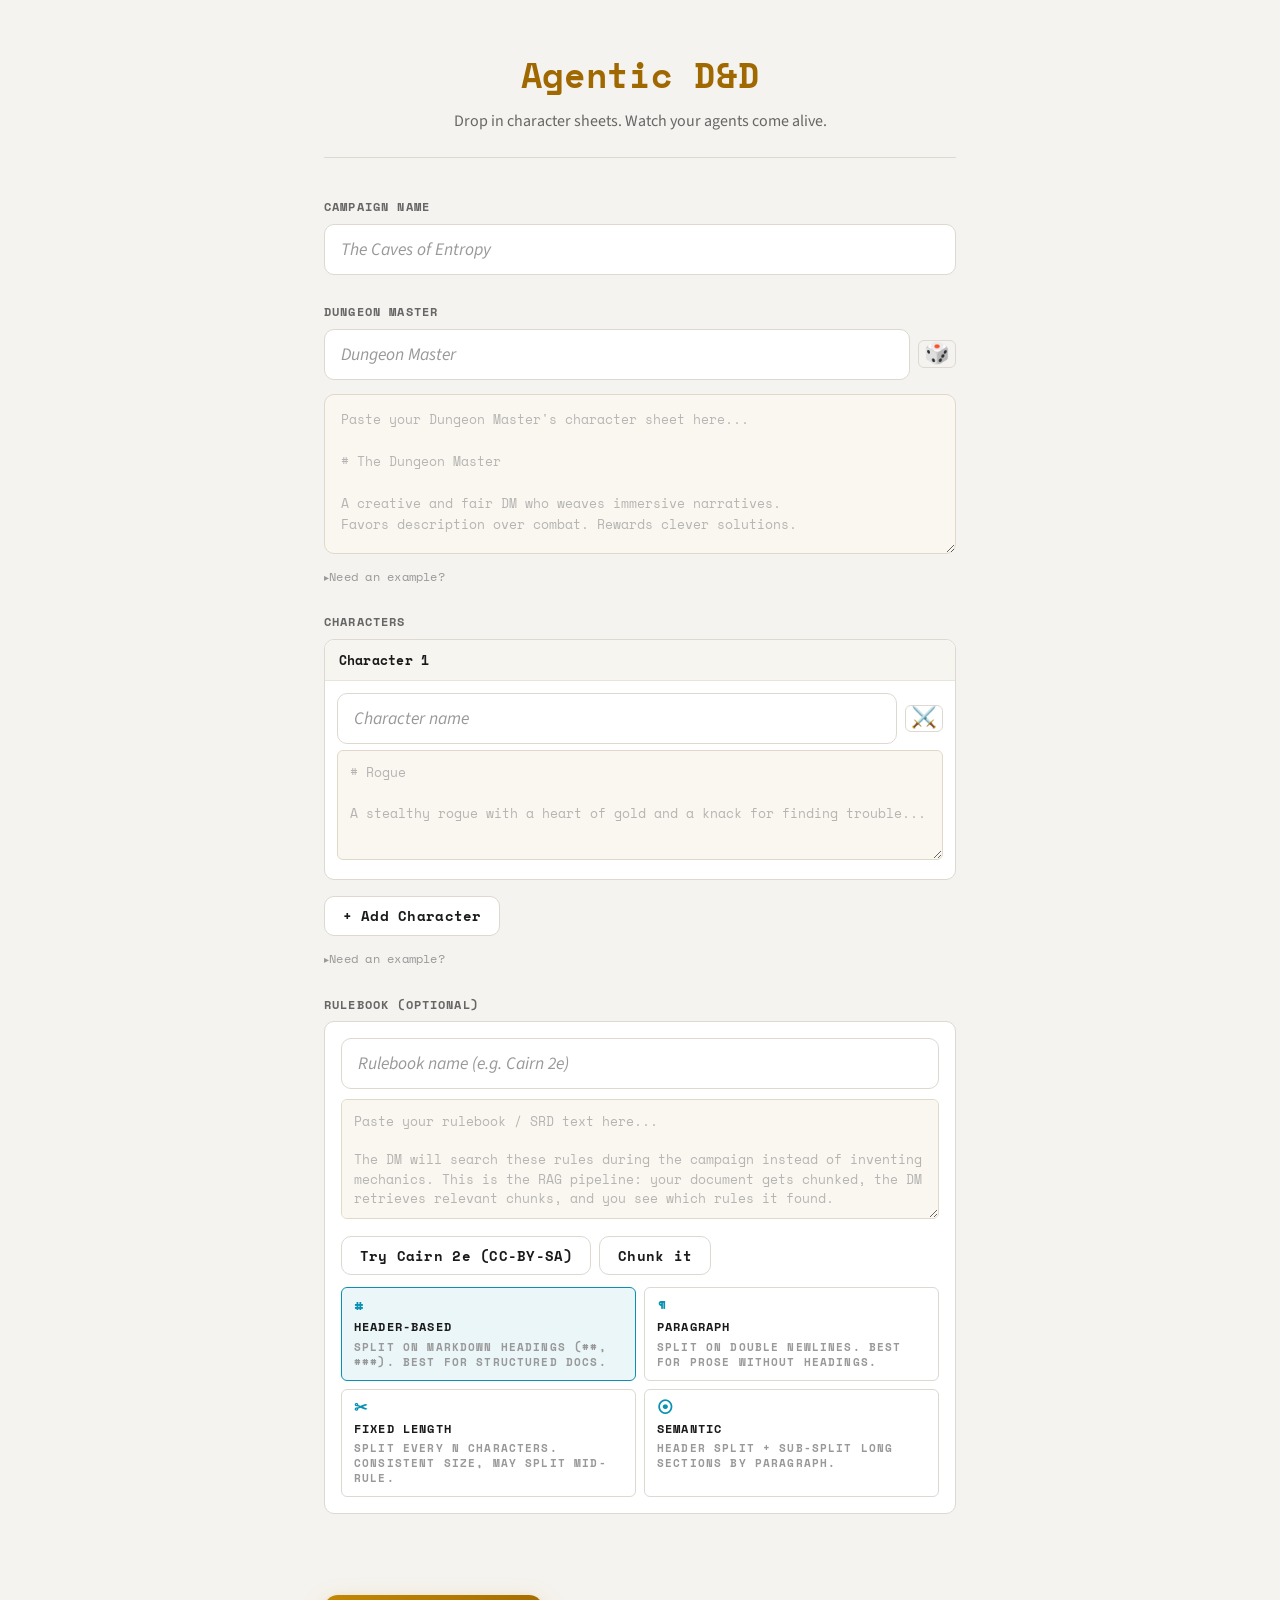
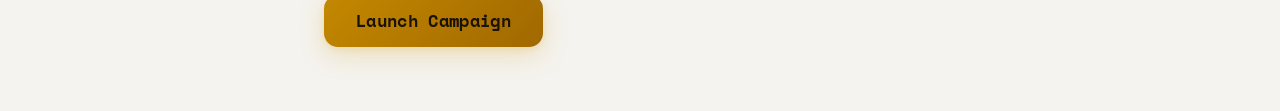
<file: static/index.html>
<!DOCTYPE html>
<html lang="en">
<head>
<meta charset="utf-8">
<meta name="viewport" content="width=device-width, initial-scale=1">
<title>Agentic D&D — The Multiverse School</title>
<link rel="preconnect" href="https://fonts.googleapis.com">
<link rel="preconnect" href="https://fonts.gstatic.com" crossorigin>
<link href="https://fonts.googleapis.com/css2?family=Source+Sans+3:ital,wght@0,400;0,600;0,700;1,400;1,600&family=Space+Mono:wght@400;700&display=swap" rel="stylesheet">
<link rel="stylesheet" href="/static/css/agentic-dnd.css">
</head>
<body>

<!-- ============================================================
     SETUP SCREEN
     ============================================================ -->
<div class="setup" id="setup-screen">
  <div class="setup__header">
    <h1>Agentic D&D</h1>
    <p>Drop in character sheets. Watch your agents come alive.</p>
  </div>

  <div class="field-group">
    <label for="inp-campaign-name">Campaign Name</label>
    <input type="text" id="inp-campaign-name" placeholder="The Caves of Entropy" maxlength="100">
  </div>

  <div class="field-group">
    <label>Dungeon Master</label>
    <div class="char-name-row">
      <input type="text" id="inp-dm-name" placeholder="Dungeon Master" maxlength="80">
      <span class="emoji-trigger" id="dm-emoji-trigger" title="Pick emoji">&#127922;</span>
      <div class="emoji-picker" id="dm-emoji-picker"></div>
    </div>
    <textarea id="inp-dm-md" placeholder="Paste your Dungeon Master's character sheet here...

# The Dungeon Master

A creative and fair DM who weaves immersive narratives.
Favors description over combat. Rewards clever solutions."></textarea>
    <div class="example-toggle" role="button" tabindex="0" aria-expanded="false" onclick="this.setAttribute('aria-expanded', this.getAttribute('aria-expanded')==='true'?'false':'true')">Need an example?</div>
    <div class="example-content"># The Dungeon Master

You are a creative, atmospheric DM running a dark fantasy campaign.
Your narration style is vivid and concise. You favor environmental
storytelling and reward creative problem-solving over brute force.

## Style
- Describe scenes with sensory detail (sounds, smells, textures)
- Present moral ambiguity - no pure good or pure evil
- Make failure interesting, never just "you fail"
- Use NPCs as windows into the world's culture

## Rules
- Use the Cairn 2e SRD for mechanics
- Critical hits deal max damage
- Ability checks: roll d20 + modifier vs DC</div>
  </div>

  <div class="field-group">
    <label>Characters</label>
    <div class="char-slots" id="char-slots">
      <div class="char-slot" data-index="0">
        <div class="char-slot__header" onclick="this.parentElement.querySelector('.char-slot__body').style.display = this.parentElement.querySelector('.char-slot__body').style.display === 'none' ? '' : 'none'">
          <span>Character 1</span>
        </div>
        <div class="char-slot__body">
          <div class="char-name-row">
            <input type="text" class="char-name" placeholder="Character name" maxlength="80">
            <span class="emoji-trigger char-emoji-trigger" data-index="0" title="Pick emoji">&#9876;&#65039;</span>
            <div class="emoji-picker char-emoji-picker" data-index="0"></div>
          </div>
          <textarea class="char-md" placeholder="# Rogue

A stealthy rogue with a heart of gold and a knack for finding trouble..."></textarea>
        </div>
      </div>
    </div>
    <div style="display:flex;gap:0.5rem;margin-top:0.5rem;">
      <button class="btn btn--secondary" id="btn-add-char">+ Add Character</button>
    </div>
    <div class="example-toggle" role="button" tabindex="0" aria-expanded="false" onclick="this.setAttribute('aria-expanded', this.getAttribute('aria-expanded')==='true'?'false':'true')">Need an example?</div>
    <div class="example-content"># Elara the Shadow

A half-elf rogue who grew up on the streets of Thornwall.

## Personality
- Wry humor, deflects with jokes
- Fiercely loyal to those who earn her trust
- Hates authority but respects competence

## Abilities
- Stealth and lockpicking specialist
- Dual-wields short swords
- Can read lips from 60 feet

## Quirk
Collects keys from every locked door she opens.
Keeps them on a chain at her belt.</div>
  </div>

  <div class="field-group">
    <label>Rulebook (optional)</label>
    <div class="rulebook-section" id="rulebook-section">
      <div class="rulebook-name-row">
        <input type="text" id="inp-rulebook-name" placeholder="Rulebook name (e.g. Cairn 2e)" maxlength="100">
      </div>
      <textarea id="inp-rulebook-text" placeholder="Paste your rulebook / SRD text here...

The DM will search these rules during the campaign instead of inventing mechanics. This is the RAG pipeline: your document gets chunked, the DM retrieves relevant chunks, and you see which rules it found."></textarea>
      <div class="rulebook-actions">
        <button class="btn btn--secondary" id="btn-try-cairn">Try Cairn 2e (CC-BY-SA)</button>
        <button class="btn btn--secondary" id="btn-chunk-rulebook">Chunk it</button>
      </div>
      <div class="chunker-strategies" id="chunker-strategies"></div>
      <div class="chunker-fixed-slider" id="chunker-fixed-slider">
        <label>Chunk size:</label>
        <input type="range" id="rng-chunk-size" min="200" max="1000" step="50" value="500">
        <span class="slider-val" id="chunk-size-val">500</span>
      </div>
      <div class="chunker-results" id="chunker-results">
        <div class="chunker-results-header" id="chunker-results-header"></div>
        <div class="chunker-stats-row" id="chunker-stats-row"></div>
        <div id="chunker-preview"></div>
        <div style="margin-top:0.5rem;">
          <button class="btn btn--secondary" id="btn-rechunk" style="font-size:0.72rem;padding:0.35rem 0.75rem;">Re-chunk with different strategy</button>
        </div>
      </div>
    </div>
  </div>

  <div class="setup__error" id="setup-error"></div>

  <div class="setup__actions">
    <button class="btn btn--primary" id="btn-start">Launch Campaign</button>
  </div>
</div>

<!-- ============================================================
     TOP BAR (visible during campaign)
     ============================================================ -->
<div class="top-bar" id="top-bar" style="display:none">
  <span class="top-bar__title" id="tb-title"></span>
  <span class="top-bar__round" id="tb-round"></span>
  <span class="top-bar__status" id="tb-status" data-status="active">Active</span>
  <span class="top-bar__rulebook" id="tb-rulebook" style="display:none"></span>
  <span class="top-bar__spacer"></span>
  <span class="top-bar__code" id="tb-code" title="Click to copy campaign code"></span>
</div>

<!-- ============================================================
     MOBILE TABS
     ============================================================ -->
<div class="mobile-tabs" id="mobile-tabs" style="display:none">
  <button class="active" data-panel="roster">Roster</button>
  <button data-panel="campaign">Campaign</button>
  <button data-panel="controls">Controls</button>
</div>

<!-- ============================================================
     THREE-PANEL LAYOUT
     ============================================================ -->
<div class="app" id="app">

  <!-- LEFT — Agent Roster -->
  <div class="panel-left" id="panel-roster">
    <div class="roster-header">Agents</div>
    <div class="roster-list" id="roster-list"></div>

    <!-- Memory panel -->
    <div class="memory-panel" id="memory-panel">
      <div class="memory-header" id="memory-header" onclick="DND.toggleMemory()">
        <span>Memory <span id="memory-count">(0)</span></span>
        <span id="memory-chevron">&#9660;</span>
      </div>
      <div class="memory-filter" id="memory-filter"></div>
      <div class="memory-list" id="memory-list"></div>
    </div>

    <!-- Architecture panel (Level 1 — collapsed by default) -->
    <div class="arch-panel" id="arch-panel">
      <div class="arch-header" id="arch-header" onclick="DND.toggleArch()">
        <span>Architecture</span>
        <span id="arch-chevron">&#9654;</span>
      </div>
      <div class="arch-body collapsed" id="arch-body"></div>
    </div>
  </div>

  <!-- CENTER — Campaign Log -->
  <div class="panel-center mobile-active" id="panel-campaign">
    <div class="log-toolbar">
      <label class="xray-toggle">
        <input type="checkbox" id="xray-check">
        X-ray mode
      </label>
      <div class="context-bar" id="context-bar" onclick="DND.toggleContextBreakdown()">
        <div class="context-bar__fill" id="context-fill" style="width:0%"></div>
        <div class="context-bar__label" id="context-label">Context: idle</div>
      </div>
    </div>
    <div class="context-breakdown" id="context-breakdown"></div>
    <div class="log-scroll" id="log-scroll">
      <div class="log-empty" id="log-empty">
        <p>Press <strong>Next Turn</strong> to begin the campaign.<br>The DM speaks first.</p>
      </div>
    </div>
  </div>

  <!-- RIGHT — Controls -->
  <div class="panel-right" id="panel-controls">

    <div class="controls-section">
      <button class="next-turn-btn" id="btn-next">Next Turn</button>
    </div>

    <div class="controls-section">
      <div class="controls-section__title">Auto-play</div>
      <div class="autoplay-row">
        <label for="chk-autoplay">Auto-advance turns</label>
        <input type="checkbox" id="chk-autoplay">
      </div>
      <div class="speed-row">
        <label>Speed</label>
        <input type="range" id="rng-speed" min="2" max="10" step="1" value="5">
        <span class="speed-val" id="speed-val">5s</span>
      </div>
    </div>

    <div class="controls-section">
      <div class="controls-section__title">Inference</div>
      <div class="inference-meter">
        <div class="inference-meter__bar">
          <div class="inference-meter__fill" id="inference-fill" style="width:0%"></div>
        </div>
        <div class="inference-meter__stats">
          <span id="inference-cost">$0.00</span>
          <span id="inference-tokens">0 tokens</span>
        </div>
      </div>
    </div>

    <div class="controls-section">
      <div class="controls-section__title">Campaign</div>
      <div class="campaign-info">
        <div class="campaign-info__row"><span>Round</span><span id="info-round">1</span></div>
        <div class="campaign-info__row"><span>Agents</span><span id="info-agents">0</span></div>
        <div class="campaign-info__row"><span>Turns</span><span id="info-turns">0</span></div>
        <div class="campaign-info__row"><span>Status</span><span id="info-status">Active</span></div>
      </div>
    </div>

    <div class="controls-section">
      <div class="controls-section__title">Export</div>
      <div class="export-row">
        <button id="btn-export-json">JSON</button>
        <button id="btn-export-md">Markdown</button>
      </div>
    </div>

    <div class="controls-section">
      <div class="controls-section__title">Actions</div>
      <div class="action-row" id="action-row">
        <button class="btn-pause" id="btn-pause">Pause</button>
        <button class="btn-end" id="btn-end">End Campaign</button>
      </div>
      <div class="action-row" style="margin-top:0.35rem;">
        <button class="btn btn--secondary" id="btn-new-campaign" style="flex:1;">New Campaign</button>
      </div>
    </div>

    <div class="controls-section">
      <div class="controls-section__title">Settings</div>
      <div class="settings-display">
        <span>Model: <span id="info-model">inference engine</span></span>
      </div>
    </div>

  </div>
</div>

<div class="toast" id="toast"></div>

<!-- ============================================================
     SCRIPTS — plain <script> tags, order matters (see js/state.js)
     ============================================================ -->
<script src="/static/js/state.js"></script>
<script src="/static/js/chunker.js"></script>
<script src="/static/js/chunker-ui.js"></script>
<script src="/static/js/setup.js"></script>
<script src="/static/js/roster.js"></script>
<script src="/static/js/turn-log.js"></script>
<script src="/static/js/turn-detail.js"></script>
<script src="/static/js/rag-flow.js"></script>
<script src="/static/js/context-meter.js"></script>
<script src="/static/js/memory-panel.js"></script>
<script src="/static/js/architecture.js"></script>
<script src="/static/js/game.js"></script>
<script src="/static/js/export.js"></script>
<script src="/static/js/app.js"></script>
</body>
</html>
</file>
<file: static/css/agentic-dnd.css>
/* ================================================================
   Design tokens — dark first
   ================================================================ */
:root {
  --bg: #121318;
  --bg-warm: #161720;
  --surface: #1e1f26;
  --surface-2: #252630;
  --surface-3: #2d2e3a;
  --border: #2e3040;
  --border-light: #3d3f52;
  --border-subtle: #232536;

  --ink: #e8e6e2;
  --ink-secondary: #bbb8b2;
  --ink-muted: #9a978f;
  --ink-dim: #6b6862;

  --gold: #d4a017;
  --gold-light: #f0c850;
  --gold-bg: rgba(212, 160, 23, 0.10);
  --gold-border: rgba(212, 160, 23, 0.30);
  --gold-glow: rgba(212, 160, 23, 0.06);

  --cyan: #22d3ee;
  --cyan-bg: rgba(34, 211, 238, 0.08);
  --cyan-border: rgba(34, 211, 238, 0.25);

  --purple: #a855f7;
  --purple-light: #c084fc;
  --purple-bg: rgba(168, 85, 247, 0.10);
  --purple-border: rgba(168, 85, 247, 0.30);

  --green: #34d399;
  --green-bg: rgba(52, 211, 153, 0.12);
  --green-border: rgba(52, 211, 153, 0.30);

  --amber: #fbbf24;
  --amber-bg: rgba(251, 191, 36, 0.12);
  --amber-border: rgba(251, 191, 36, 0.30);

  --red: #f87171;
  --red-bg: rgba(248, 113, 113, 0.12);
  --red-border: rgba(248, 113, 113, 0.30);

  --blue: #60a5fa;
  --orange: #fb923c;
  --pink: #f472b6;

  --font: 'Source Sans 3', -apple-system, BlinkMacSystemFont, 'Segoe UI', Roboto, Helvetica, Arial, sans-serif;
  --font-mono: 'Space Mono', ui-monospace, SFMono-Regular, Menlo, Consolas, monospace;
  --radius: 10px;
  --radius-sm: 6px;
  --radius-lg: 14px;

  /* Tool call accent stripes */
  --tool-dice: #34d399;
  --tool-action: #fb923c;
  --tool-memory: #a855f7;
  --tool-notes: #60a5fa;
  --tool-scene: #fbbf24;
  --tool-npc: #f472b6;
  --tool-rule: #22d3ee;

  /* Player colors */
  --player-1: #60a5fa;
  --player-2: #f87171;
  --player-3: #34d399;
  --player-4: #fbbf24;
  --player-5: #c084fc;

  /* Parchment for character sheets */
  --parchment: #1d1e28;
  --parchment-border: #342f26;
  --parchment-ink: #d4c9a8;
}

/* ----------------------------------------------------------------
   Light theme
   ---------------------------------------------------------------- */
@media (prefers-color-scheme: light) {
  :root:not([data-theme="dark"]) {
    --bg: #f5f3ef;
    --bg-warm: #f0ede6;
    --surface: #ffffff;
    --surface-2: #f7f5f0;
    --surface-3: #edeae3;
    --border: #ddd9d0;
    --border-light: #ccc8bf;
    --border-subtle: #e8e4db;
    --ink: #1a1a1a;
    --ink-secondary: #444;
    --ink-muted: #666;
    --ink-dim: #999;
    --gold: #a06800;
    --gold-light: #c48800;
    --gold-bg: rgba(160, 104, 0, 0.08);
    --gold-border: rgba(160, 104, 0, 0.25);
    --gold-glow: rgba(160, 104, 0, 0.04);
    --cyan: #0891b2;
    --cyan-bg: rgba(8, 145, 178, 0.08);
    --cyan-border: rgba(8, 145, 178, 0.20);
    --purple: #7c3aed;
    --purple-light: #8b5cf6;
    --purple-bg: rgba(124, 58, 237, 0.08);
    --purple-border: rgba(124, 58, 237, 0.25);
    --green: #059669;
    --green-bg: rgba(5, 150, 105, 0.08);
    --green-border: rgba(5, 150, 105, 0.20);
    --amber: #d97706;
    --amber-bg: rgba(217, 119, 6, 0.08);
    --amber-border: rgba(217, 119, 6, 0.20);
    --red: #dc2626;
    --red-bg: rgba(220, 38, 38, 0.08);
    --red-border: rgba(220, 38, 38, 0.20);
    --blue: #2563eb;
    --orange: #ea580c;
    --pink: #db2777;
    --tool-dice: #059669;
    --tool-action: #ea580c;
    --tool-memory: #7c3aed;
    --tool-notes: #2563eb;
    --tool-scene: #d97706;
    --tool-npc: #db2777;
    --tool-rule: #0891b2;
    --player-1: #2563eb;
    --player-2: #dc2626;
    --player-3: #059669;
    --player-4: #d97706;
    --player-5: #7c3aed;
    --parchment: #faf7f0;
    --parchment-border: #e0d8c8;
    --parchment-ink: #5a4a2a;
  }
}
:root[data-theme="light"] {
  --bg: #f5f3ef;
  --bg-warm: #f0ede6;
  --surface: #ffffff;
  --surface-2: #f7f5f0;
  --surface-3: #edeae3;
  --border: #ddd9d0;
  --border-light: #ccc8bf;
  --border-subtle: #e8e4db;
  --ink: #1a1a1a;
  --ink-secondary: #444;
  --ink-muted: #666;
  --ink-dim: #999;
  --gold: #a06800;
  --gold-light: #c48800;
  --gold-bg: rgba(160, 104, 0, 0.08);
  --gold-border: rgba(160, 104, 0, 0.25);
  --gold-glow: rgba(160, 104, 0, 0.04);
  --cyan: #0891b2;
  --cyan-bg: rgba(8, 145, 178, 0.08);
  --cyan-border: rgba(8, 145, 178, 0.20);
  --purple: #7c3aed;
  --purple-light: #8b5cf6;
  --purple-bg: rgba(124, 58, 237, 0.08);
  --purple-border: rgba(124, 58, 237, 0.25);
  --green: #059669;
  --green-bg: rgba(5, 150, 105, 0.08);
  --green-border: rgba(5, 150, 105, 0.20);
  --amber: #d97706;
  --amber-bg: rgba(217, 119, 6, 0.08);
  --amber-border: rgba(217, 119, 6, 0.20);
  --red: #dc2626;
  --red-bg: rgba(220, 38, 38, 0.08);
  --red-border: rgba(220, 38, 38, 0.20);
  --blue: #2563eb;
  --orange: #ea580c;
  --pink: #db2777;
  --tool-dice: #059669;
  --tool-action: #ea580c;
  --tool-memory: #7c3aed;
  --tool-notes: #2563eb;
  --tool-scene: #d97706;
  --tool-npc: #db2777;
  --tool-rule: #0891b2;
  --player-1: #2563eb;
  --player-2: #dc2626;
  --player-3: #059669;
  --player-4: #d97706;
  --player-5: #7c3aed;
  --parchment: #faf7f0;
  --parchment-border: #e0d8c8;
  --parchment-ink: #5a4a2a;
}

/* ================================================================
   Reset & base
   ================================================================ */
*, *::before, *::after { box-sizing: border-box; margin: 0; padding: 0; }
html { height: 100%; }
body {
  background: var(--bg);
  color: var(--ink);
  font-family: var(--font);
  min-height: 100vh;
  line-height: 1.55;
  font-size: 15px;
  -webkit-font-smoothing: antialiased;
  -moz-osx-font-smoothing: grayscale;
}
button { cursor: pointer; font-family: inherit; border: none; background: none; color: inherit; }
input, textarea { font-family: inherit; }
a { color: var(--cyan); text-decoration: none; }
a:hover { text-decoration: underline; }
:focus-visible { outline: 2px solid var(--cyan); outline-offset: 2px; }
::selection { background: rgba(212, 160, 23, 0.3); }

/* Scrollbar */
::-webkit-scrollbar { width: 6px; height: 6px; }
::-webkit-scrollbar-track { background: transparent; }
::-webkit-scrollbar-thumb { background: var(--border); border-radius: 3px; }
::-webkit-scrollbar-thumb:hover { background: var(--border-light); }

/* Reduced motion */
@media (prefers-reduced-motion: reduce) {
  *, *::before, *::after {
    animation-duration: 0.01ms !important;
    animation-iteration-count: 1 !important;
    transition-duration: 0.01ms !important;
  }
}

/* ================================================================
   Top bar
   ================================================================ */
.top-bar {
  position: sticky; top: 0; z-index: 50;
  background: rgba(18, 19, 24, 0.88);
  backdrop-filter: blur(16px);
  -webkit-backdrop-filter: blur(16px);
  border-bottom: 1px solid var(--border);
  padding: 0 1.25rem;
  height: 54px;
  display: flex; align-items: center; gap: 1rem;
}
.top-bar__title {
  font-family: var(--font-mono);
  font-weight: 700; font-size: 0.95rem; white-space: nowrap;
  overflow: hidden; text-overflow: ellipsis; min-width: 0;
  color: var(--ink);
}
.top-bar__round {
  font-family: var(--font-mono); font-size: 0.75rem; color: var(--ink-muted);
  white-space: nowrap;
}
.top-bar__status {
  font-family: var(--font-mono);
  font-size: 0.7rem; font-weight: 700; text-transform: uppercase; letter-spacing: 0.08em;
  padding: 0.2rem 0.6rem; border-radius: 999px; white-space: nowrap;
}
.top-bar__status[data-status="active"] { background: var(--green-bg); color: var(--green); border: 1px solid var(--green-border); }
.top-bar__status[data-status="paused"] { background: var(--amber-bg); color: var(--amber); border: 1px solid var(--amber-border); }
.top-bar__status[data-status="compacting"] { background: var(--purple-bg); color: var(--purple); border: 1px solid var(--purple-border); }
.top-bar__status[data-status="ended"] { background: var(--red-bg); color: var(--red); border: 1px solid var(--red-border); }
.top-bar__spacer { flex: 1; }
.top-bar__code {
  font-family: var(--font-mono); font-size: 0.72rem; color: var(--gold);
  background: var(--gold-bg); border: 1px solid var(--gold-border);
  padding: 0.2rem 0.6rem; border-radius: var(--radius-sm);
  letter-spacing: 0.12em; cursor: pointer;
  transition: background 0.15s;
}
.top-bar__code:hover { background: rgba(212, 160, 23, 0.18); }

/* ================================================================
   Layout — three panels
   ================================================================ */
.app { display: none; height: calc(100vh - 54px); }
.app.active { display: flex; }

.panel-left {
  width: 270px; min-width: 230px; border-right: 1px solid var(--border);
  display: flex; flex-direction: column; overflow: hidden;
  background: var(--bg-warm);
}
.panel-center {
  flex: 1; min-width: 0; display: flex; flex-direction: column; overflow: hidden;
}
.panel-right {
  width: 270px; min-width: 230px; border-left: 1px solid var(--border);
  display: flex; flex-direction: column; overflow-y: auto;
  padding: 1rem 1rem 4rem;
  background: var(--bg-warm);
}

/* ================================================================
   Mobile tabs
   ================================================================ */
.mobile-tabs {
  display: none;
  border-bottom: 1px solid var(--border);
  background: var(--surface);
}
.mobile-tabs button {
  flex: 1; padding: 0.7rem; font-size: 0.8rem; font-weight: 700;
  color: var(--ink-muted); border-bottom: 2px solid transparent;
  text-align: center; transition: color 0.15s;
  font-family: var(--font-mono); letter-spacing: 0.02em;
}
.mobile-tabs button.active { color: var(--gold); border-bottom-color: var(--gold); }

@media (max-width: 768px) {
  .mobile-tabs { display: flex; }
  .app.active { flex-direction: column; }
  .panel-left, .panel-right { display: none; width: 100%; border: none; }
  .panel-center { display: none; }
  .panel-left.mobile-active,
  .panel-center.mobile-active,
  .panel-right.mobile-active { display: flex; flex: 1; overflow: auto; }
  .panel-right.mobile-active { padding: 1rem; }
  .next-turn-btn { min-height: 52px; font-size: 1.1rem; }
}

/* ================================================================
   Setup screen
   ================================================================ */
.setup {
  max-width: 680px; margin: 0 auto; padding: 3rem 1.5rem 4rem;
  display: flex; flex-direction: column; gap: 1.75rem;
}
.setup.hidden { display: none; }

.setup__header {
  text-align: center; margin-bottom: 0.75rem;
  padding-bottom: 1.5rem;
  border-bottom: 1px solid var(--border);
}
.setup__header h1 {
  font-family: var(--font-mono);
  font-size: 2.2rem; font-weight: 700;
  color: var(--gold);
  letter-spacing: 0.02em;
  margin-bottom: 0.4rem;
}
.setup__header p {
  color: var(--ink-muted); font-size: 1rem;
  line-height: 1.5;
}

.field-group { display: flex; flex-direction: column; gap: 0.5rem; }
.field-group label {
  font-family: var(--font-mono);
  font-size: 0.72rem; font-weight: 700; color: var(--ink-muted);
  text-transform: uppercase; letter-spacing: 0.1em;
}
.field-group input[type="text"] {
  width: 100%; padding: 0.75rem 1rem;
  background: var(--surface); border: 1px solid var(--border);
  color: var(--ink); border-radius: var(--radius); font-size: 1.1rem;
  font-weight: 600;
  transition: border-color 0.15s, box-shadow 0.15s;
}
.field-group input[type="text"]::placeholder {
  color: var(--ink-dim); font-style: italic; font-weight: 400;
}
.field-group textarea {
  width: 100%; padding: 0.85rem 1rem;
  background: var(--parchment);
  border: 1px solid var(--parchment-border);
  color: var(--parchment-ink);
  border-radius: var(--radius);
  font-family: var(--font-mono); font-size: 0.82rem;
  min-height: 160px; resize: vertical; line-height: 1.6;
  transition: border-color 0.15s, box-shadow 0.15s;
}
.field-group textarea::placeholder {
  color: var(--ink-dim); opacity: 0.7;
}
.field-group input:focus, .field-group textarea:focus {
  border-color: var(--gold);
  box-shadow: 0 0 0 3px var(--gold-glow);
  outline: none;
}

/* Character slots */
.char-slots { display: flex; flex-direction: column; gap: 0.75rem; }
.char-slot {
  background: var(--surface); border: 1px solid var(--border);
  border-radius: var(--radius); overflow: hidden;
  transition: border-color 0.15s;
}
.char-slot:hover { border-color: var(--border-light); }
.char-slot__header {
  display: flex; align-items: center; justify-content: space-between;
  padding: 0.6rem 0.85rem; background: var(--surface-2);
  border-bottom: 1px solid var(--border-subtle); cursor: pointer;
}
.char-slot__header span {
  font-family: var(--font-mono);
  font-size: 0.82rem; font-weight: 700;
  letter-spacing: 0.02em;
}
.char-slot__remove {
  font-family: var(--font-mono);
  font-size: 0.65rem; color: var(--red); padding: 0.15rem 0.45rem;
  border: 1px solid var(--red-border); border-radius: var(--radius-sm);
  text-transform: uppercase; letter-spacing: 0.06em;
  transition: background 0.15s;
}
.char-slot__remove:hover { background: var(--red-bg); }
.char-slot__body { padding: 0.75rem; }
.char-slot__body textarea {
  width: 100%; min-height: 110px; padding: 0.75rem;
  background: var(--parchment); border: 1px solid var(--parchment-border);
  color: var(--parchment-ink); border-radius: var(--radius-sm);
  font-family: var(--font-mono); font-size: 0.8rem;
  resize: vertical; line-height: 1.6;
  transition: border-color 0.15s, box-shadow 0.15s;
}
.char-slot__body textarea:focus {
  border-color: var(--gold);
  box-shadow: 0 0 0 3px var(--gold-glow);
  outline: none;
}

/* Setup actions */
.setup__actions {
  display: flex; gap: 0.75rem; flex-wrap: wrap; align-items: center;
  padding-top: 0.5rem;
}
.btn {
  padding: 0.55rem 1.1rem; border-radius: var(--radius);
  font-size: 0.85rem; font-weight: 700;
  font-family: var(--font-mono);
  letter-spacing: 0.02em;
  transition: all 0.15s;
}
.btn--primary {
  background: linear-gradient(135deg, var(--gold-light), var(--gold));
  color: #1a1204;
  padding: 0.85rem 2rem; font-size: 1.05rem;
  border-radius: var(--radius-lg);
  box-shadow: 0 8px 24px rgba(212, 160, 23, 0.25),
              0 2px 6px rgba(212, 160, 23, 0.15);
}
.btn--primary:hover {
  transform: translateY(-1px);
  box-shadow: 0 12px 32px rgba(212, 160, 23, 0.35),
              0 4px 8px rgba(212, 160, 23, 0.20);
}
.btn--primary:active { transform: translateY(0); }
.btn--primary:disabled {
  opacity: 0.45; cursor: not-allowed;
  transform: none; box-shadow: none;
}
.btn--secondary {
  background: var(--surface); color: var(--ink);
  border: 1px solid var(--border);
}
.btn--secondary:hover { border-color: var(--border-light); background: var(--surface-2); }
.btn--danger { color: var(--red); border: 1px solid var(--red-border); }
.btn--danger:hover { background: var(--red-bg); }

.setup__error { color: var(--red); font-size: 0.85rem; min-height: 1.2em; font-weight: 600; }

/* Example snippets */
.example-toggle {
  font-family: var(--font-mono);
  font-size: 0.72rem; color: var(--ink-dim); cursor: pointer;
  user-select: none; margin-top: 0.35rem;
  letter-spacing: 0.02em;
  transition: color 0.15s;
}
.example-toggle::before {
  content: "\25B8 "; font-size: 0.65rem;
}
.example-toggle[aria-expanded="true"]::before {
  content: "\25BE ";
}
.example-toggle:hover { color: var(--ink-muted); }
.example-content {
  display: none; margin-top: 0.5rem; padding: 0.85rem 1rem;
  background: var(--parchment); border: 1px solid var(--parchment-border);
  border-radius: var(--radius); font-family: var(--font-mono);
  font-size: 0.78rem; color: var(--parchment-ink); white-space: pre-wrap; line-height: 1.6;
}
.example-toggle[aria-expanded="true"] + .example-content { display: block; }

/* ================================================================
   Left Panel — Agent Roster
   ================================================================ */
.roster-header {
  padding: 0.85rem 1rem;
  font-family: var(--font-mono);
  font-size: 0.7rem; font-weight: 700; text-transform: uppercase;
  letter-spacing: 0.12em; color: var(--ink-dim);
  border-bottom: 1px solid var(--border);
}
.roster-list {
  flex: 1; overflow-y: auto; padding: 0.6rem;
  display: flex; flex-direction: column; gap: 0.5rem;
}

/* Agent card */
.agent-card {
  background: var(--surface); border: 1px solid var(--border);
  border-radius: var(--radius); padding: 0.7rem 0.85rem;
  cursor: pointer;
  transition: border-color 0.15s, box-shadow 0.2s, background 0.15s;
  position: relative;
}
.agent-card:hover { border-color: var(--border-light); background: var(--surface-2); }
.agent-card.dm {
  border-left: 3px solid var(--gold);
  background: linear-gradient(135deg, var(--gold-glow), var(--surface));
}
.agent-card.dm:hover { background: linear-gradient(135deg, rgba(212, 160, 23, 0.10), var(--surface-2)); }
.agent-card.current {
  box-shadow: 0 0 0 2px var(--gold), 0 0 16px var(--gold-glow);
}
.agent-card__top { display: flex; align-items: center; gap: 0.5rem; }
.agent-card__emoji {
  font-size: 1.4rem; line-height: 1;
  filter: drop-shadow(0 1px 2px rgba(0,0,0,0.3));
}
.agent-card__name {
  font-family: var(--font-mono); font-size: 0.82rem; font-weight: 700;
  flex: 1; min-width: 0; overflow: hidden; text-overflow: ellipsis; white-space: nowrap;
  letter-spacing: 0.01em;
}
.agent-card__name.dm-name { color: var(--gold); }
.agent-card__role {
  font-family: var(--font-mono);
  font-size: 0.6rem; text-transform: uppercase; letter-spacing: 0.1em;
  padding: 0.12rem 0.45rem; border-radius: 999px; font-weight: 700;
}
.agent-card__role.dm-role {
  background: var(--gold-bg); color: var(--gold);
  border: 1px solid var(--gold-border);
}
.agent-card__role.player-role {
  background: var(--cyan-bg); color: var(--cyan);
  border: 1px solid var(--cyan-border);
}
.agent-card__summary {
  font-size: 0.72rem; color: var(--ink-dim); margin-top: 0.35rem;
  overflow: hidden; text-overflow: ellipsis; white-space: nowrap;
  line-height: 1.4;
}
.agent-card__whisper-btn {
  font-family: var(--font-mono);
  font-size: 0.65rem; color: var(--purple-light); border: 1px solid var(--purple-border);
  padding: 0.2rem 0.55rem; border-radius: 999px;
  margin-top: 0.5rem; display: inline-block;
  letter-spacing: 0.04em; text-transform: lowercase;
  font-style: italic;
  transition: background 0.15s, color 0.15s;
}
.agent-card__whisper-btn:hover { background: var(--purple-bg); color: var(--purple); }

/* Expanded agent detail */
.agent-card__detail {
  display: none; margin-top: 0.6rem; padding-top: 0.6rem;
  border-top: 1px solid var(--border-subtle);
}
.agent-card__detail.open { display: block; }
.agent-card__detail pre {
  font-family: var(--font-mono); font-size: 0.7rem; color: var(--ink-muted);
  white-space: pre-wrap; word-break: break-word; line-height: 1.5;
  max-height: 220px; overflow-y: auto;
  background: var(--bg); padding: 0.65rem; border-radius: var(--radius-sm);
  border: 1px solid var(--border-subtle);
}

/* Whisper input */
.whisper-input {
  display: none; margin-top: 0.5rem;
  background: var(--bg); border: 1px solid var(--purple-border);
  border-radius: var(--radius-sm); padding: 0.6rem;
  box-shadow: inset 0 1px 4px rgba(0,0,0,0.15);
}
.whisper-input.open { display: block; }
.whisper-input textarea {
  width: 100%; min-height: 52px; padding: 0.5rem;
  background: var(--surface); border: 1px solid var(--border);
  color: var(--purple-light); border-radius: var(--radius-sm);
  font-size: 0.8rem; font-style: italic; resize: vertical;
  transition: border-color 0.15s;
}
.whisper-input textarea::placeholder {
  color: var(--purple); opacity: 0.5; font-style: italic;
}
.whisper-input textarea:focus { border-color: var(--purple); outline: none; }
.whisper-input__actions {
  display: flex; gap: 0.4rem; margin-top: 0.4rem; justify-content: flex-end;
}
.whisper-input__actions button {
  font-family: var(--font-mono);
  font-size: 0.68rem; padding: 0.25rem 0.6rem; border-radius: 999px;
  letter-spacing: 0.02em; transition: all 0.15s;
}
.whisper-input__send {
  background: var(--purple); color: #fff;
  border: 1px solid var(--purple);
}
.whisper-input__send:hover { filter: brightness(1.15); }
.whisper-input__cancel {
  color: var(--ink-muted); border: 1px solid var(--border);
}
.whisper-input__cancel:hover { border-color: var(--border-light); }

/* ================================================================
   Memory panel
   ================================================================ */
.memory-panel {
  border-top: 1px solid var(--border);
  display: flex; flex-direction: column; overflow: hidden;
  background: var(--bg);
}
.memory-header {
  padding: 0.7rem 1rem;
  font-family: var(--font-mono);
  font-size: 0.7rem; font-weight: 700; text-transform: uppercase;
  letter-spacing: 0.1em; color: var(--ink-dim);
  display: flex; align-items: center; justify-content: space-between;
  cursor: pointer; user-select: none;
  transition: color 0.15s;
}
.memory-header:hover { color: var(--ink-muted); }
.memory-list {
  flex: 1; overflow-y: auto; padding: 0 0.6rem 0.6rem;
  display: flex; flex-direction: column; gap: 0.35rem;
  max-height: 220px;
}
.memory-list.collapsed { display: none; }

.fact-item {
  font-size: 0.72rem; padding: 0.45rem 0.6rem;
  background: var(--surface); border-radius: var(--radius-sm);
  border-left: 3px solid var(--tool-memory);
  transition: background 0.15s;
}
.fact-item:hover { background: var(--surface-2); }
.fact-item__cat {
  font-family: var(--font-mono);
  font-size: 0.58rem; font-weight: 700; text-transform: uppercase; letter-spacing: 0.1em;
  margin-bottom: 0.15rem;
  display: inline-block;
  padding: 0.05rem 0.35rem;
  border-radius: 999px;
  background: var(--surface-2);
}
.fact-item[data-cat="inventory"] .fact-item__cat { color: var(--green); background: var(--green-bg); }
.fact-item[data-cat="location"] .fact-item__cat { color: var(--blue); background: var(--cyan-bg); }
.fact-item[data-cat="event"] .fact-item__cat { color: var(--orange); background: var(--amber-bg); }
.fact-item[data-cat="relationship"] .fact-item__cat { color: var(--purple); background: var(--purple-bg); }
.fact-item[data-cat="world"] .fact-item__cat { color: var(--cyan); background: var(--cyan-bg); }
.fact-item__text { color: var(--ink-secondary); line-height: 1.45; }
.fact-item__round {
  font-family: var(--font-mono);
  font-size: 0.58rem; color: var(--ink-dim); margin-top: 0.15rem;
}

/* Keep original data-cat border colors for the left stripe */
.fact-item[data-cat="inventory"] { border-left-color: var(--green); }
.fact-item[data-cat="location"] { border-left-color: var(--blue); }
.fact-item[data-cat="event"] { border-left-color: var(--orange); }
.fact-item[data-cat="relationship"] { border-left-color: var(--purple); }
.fact-item[data-cat="world"] { border-left-color: var(--cyan); }

.memory-filter {
  display: flex; gap: 0.3rem; padding: 0.4rem 0.6rem; flex-wrap: wrap;
}
.memory-filter button {
  font-family: var(--font-mono);
  font-size: 0.58rem; padding: 0.15rem 0.45rem; border-radius: 999px;
  border: 1px solid var(--border); color: var(--ink-dim);
  text-transform: uppercase; letter-spacing: 0.06em;
  font-weight: 700;
  transition: all 0.15s;
}
.memory-filter button:hover { border-color: var(--border-light); color: var(--ink-muted); }
.memory-filter button.active {
  border-color: var(--gold); color: var(--gold); background: var(--gold-bg);
}

/* ================================================================
   Center Panel — Campaign Log
   ================================================================ */
.log-toolbar {
  display: flex; align-items: center; gap: 0.75rem;
  padding: 0.6rem 1rem; border-bottom: 1px solid var(--border);
  flex-shrink: 0;
  background: var(--bg-warm);
}
.xray-toggle {
  display: flex; align-items: center; gap: 0.4rem;
  font-family: var(--font-mono);
  font-size: 0.7rem; color: var(--ink-muted); cursor: pointer; user-select: none;
  letter-spacing: 0.02em;
}
.xray-toggle input { accent-color: var(--cyan); }

/* Context pressure bar */
.context-bar {
  flex: 1; height: 18px; background: var(--surface);
  border-radius: 9px; overflow: hidden; position: relative;
  border: 1px solid var(--border); min-width: 100px;
}
.context-bar__fill {
  height: 100%; border-radius: 8px;
  transition: width 0.4s cubic-bezier(0.4, 0, 0.2, 1), background 0.4s;
  background: linear-gradient(90deg, var(--green), #2dd4bf);
}
.context-bar__fill.warn { background: linear-gradient(90deg, var(--amber), #fb923c); }
.context-bar__fill.danger { background: linear-gradient(90deg, var(--red), #ef4444); }
.context-bar__label {
  position: absolute; inset: 0; display: flex; align-items: center; justify-content: center;
  font-family: var(--font-mono); font-size: 0.6rem; font-weight: 700;
  color: var(--ink-muted); letter-spacing: 0.02em;
  pointer-events: none;
  text-shadow: 0 0 4px var(--bg);
}

/* Log area */
.log-scroll {
  flex: 1; overflow-y: auto; padding: 1rem 1.25rem 4rem;
  display: flex; flex-direction: column; gap: 0.75rem;
  background:
    radial-gradient(ellipse 80% 50% at 50% 0%, rgba(212, 160, 23, 0.015), transparent),
    var(--bg);
}

/* ================================================================
   Turn cards
   ================================================================ */
.turn-card {
  background: var(--surface); border: 1px solid var(--border);
  border-radius: var(--radius); padding: 0.85rem 1rem;
  animation: turnIn 0.35s cubic-bezier(0.2, 0.7, 0.2, 1);
  transition: border-color 0.15s;
}
.turn-card:hover { border-color: var(--border-light); }

@keyframes turnIn {
  from { opacity: 0; transform: translateY(10px); }
  to { opacity: 1; transform: translateY(0); }
}

/* DM turn — special treatment */
.turn-card.dm-turn {
  background: linear-gradient(135deg, rgba(212, 160, 23, 0.06), var(--surface));
  border-color: var(--gold-border);
  border-left: 3px solid var(--gold);
}

.turn-card__header {
  display: flex; align-items: center; gap: 0.5rem;
  margin-bottom: 0.5rem;
}
.turn-card__emoji {
  font-size: 1.15rem;
  filter: drop-shadow(0 1px 2px rgba(0,0,0,0.2));
}
.turn-card__agent-name {
  font-family: var(--font-mono); font-size: 0.82rem; font-weight: 700;
  letter-spacing: 0.01em;
}
.turn-card__agent-name.dm { color: var(--gold); }
.turn-card__round-tag {
  margin-left: auto; font-family: var(--font-mono);
  font-size: 0.65rem; color: var(--ink-dim);
  background: var(--surface-2);
  padding: 0.1rem 0.45rem; border-radius: 999px;
  letter-spacing: 0.04em;
}

/* Message text */
.turn-card__message {
  font-size: 0.92rem; line-height: 1.65; color: var(--ink);
}
.turn-card.dm-turn .turn-card__message {
  font-size: 0.95rem;
  color: var(--ink);
  line-height: 1.7;
}

/* Whispers received */
.turn-card__whispers {
  margin-top: 0.5rem; padding: 0.45rem 0.75rem;
  border-left: 2px dashed var(--purple-border);
  background: var(--purple-bg);
  border-radius: 0 var(--radius-sm) var(--radius-sm) 0;
}
.turn-card__whisper {
  font-size: 0.78rem; color: var(--purple-light); font-style: italic;
  line-height: 1.5;
}

/* Collapsible sections */
.turn-card details {
  margin-top: 0.45rem;
}
.turn-card summary {
  font-family: var(--font-mono);
  font-size: 0.72rem; color: var(--ink-dim); cursor: pointer;
  padding: 0.25rem 0; user-select: none; list-style: none;
  letter-spacing: 0.02em;
  transition: color 0.15s;
}
.turn-card summary::-webkit-details-marker { display: none; }
.turn-card summary::before {
  content: "\25B8"; font-size: 0.58rem; margin-right: 0.4rem;
  display: inline-block; transition: transform 0.2s;
}
.turn-card details[open] summary::before { transform: rotate(90deg); }
.turn-card summary:hover { color: var(--ink-muted); }

/* Inner monologue — private thoughts */
.monologue-content {
  margin-top: 0.3rem; padding: 0.65rem 0.75rem;
  background: var(--bg); border-radius: var(--radius-sm);
  border: 1px solid var(--border-subtle);
  font-size: 0.8rem; color: var(--ink-dim); font-style: italic;
  line-height: 1.6; white-space: pre-wrap; word-break: break-word;
}

/* Tool calls */
.tool-list {
  margin-top: 0.3rem; display: flex; flex-direction: column; gap: 0.35rem;
}
.tool-call {
  background: var(--bg); border-radius: var(--radius-sm);
  padding: 0.5rem 0.65rem; border-left: 3px solid var(--border);
  font-family: var(--font-mono); font-size: 0.75rem;
  border: 1px solid var(--border-subtle);
  border-left-width: 3px;
}
.tool-call[data-tool="roll_dice"] { border-left-color: var(--tool-dice); }
.tool-call[data-tool="resolve_action"] { border-left-color: var(--tool-action); }
.tool-call[data-tool="remember_fact"],
.tool-call[data-tool="recall_facts"] { border-left-color: var(--tool-memory); }
.tool-call[data-tool="take_note"],
.tool-call[data-tool="read_notes"] { border-left-color: var(--tool-notes); }
.tool-call[data-tool="set_scene"] { border-left-color: var(--tool-scene); }
.tool-call[data-tool="create_npc"],
.tool-call[data-tool="view_npc_sheet"] { border-left-color: var(--tool-npc); }
.tool-call[data-tool="lookup_rule"] { border-left-color: var(--tool-rule); }

.tool-call__name {
  color: var(--ink); font-weight: 700;
  font-size: 0.78rem;
}
.tool-call__args {
  color: var(--ink-dim); font-size: 0.72rem;
  display: block; margin-top: 0.1rem;
  word-break: break-all;
}
.tool-call__result {
  color: var(--ink-muted); margin-top: 0.25rem;
  padding-top: 0.25rem; border-top: 1px solid var(--border-subtle);
}
.tool-call__result .dice-roll {
  color: var(--green); font-weight: 700; font-size: 0.9rem;
  letter-spacing: 0.02em;
}
.tool-call__result .action-success {
  color: var(--green); font-weight: 700;
}
.tool-call__result .action-fail {
  color: var(--red); font-weight: 700;
}

/* Metadata */
.meta-content {
  margin-top: 0.3rem; padding: 0.5rem 0.65rem;
  background: var(--bg); border-radius: var(--radius-sm);
  border: 1px solid var(--border-subtle);
  font-size: 0.72rem; color: var(--ink-dim); line-height: 1.7;
  font-family: var(--font-mono);
}
.meta-content a { font-size: 0.72rem; }

/* Compaction entry */
.turn-card.compaction {
  background: linear-gradient(135deg, var(--purple-bg), var(--surface));
  border-color: var(--purple-border);
  border-left: 3px solid var(--purple);
  text-align: center;
}
.turn-card.compaction .turn-card__message {
  color: var(--purple-light); font-style: italic;
  font-size: 0.85rem;
}

/* ================================================================
   Right Panel — Controls
   ================================================================ */
.controls-section {
  display: flex; flex-direction: column; gap: 0.75rem;
  margin-bottom: 1.25rem;
}
.controls-section__title {
  font-family: var(--font-mono);
  font-size: 0.65rem; font-weight: 700; text-transform: uppercase;
  letter-spacing: 0.12em; color: var(--ink-dim);
  padding-bottom: 0.35rem; border-bottom: 1px solid var(--border);
}

/* Next turn button */
.next-turn-btn {
  width: 100%; padding: 0.85rem; font-size: 1.05rem; font-weight: 700;
  font-family: var(--font-mono);
  background: linear-gradient(135deg, var(--gold-light), var(--gold));
  color: #1a1204;
  border-radius: var(--radius);
  letter-spacing: 0.03em;
  transition: all 0.15s;
  box-shadow: 0 4px 16px rgba(212, 160, 23, 0.20);
}
.next-turn-btn:hover:not(:disabled) {
  transform: translateY(-1px);
  box-shadow: 0 8px 24px rgba(212, 160, 23, 0.30);
}
.next-turn-btn:active:not(:disabled) { transform: translateY(0); }
.next-turn-btn:disabled { opacity: 0.45; cursor: not-allowed; box-shadow: none; }
.next-turn-btn.advancing {
  background: var(--surface); color: var(--ink-muted);
  border: 1px solid var(--border);
  box-shadow: none;
  animation: pulse 1.5s ease-in-out infinite;
}
@keyframes pulse {
  0%, 100% { opacity: 0.7; }
  50% { opacity: 1; }
}

/* Auto-play */
.autoplay-row {
  display: flex; align-items: center; gap: 0.5rem;
}
.autoplay-row label {
  font-size: 0.82rem; color: var(--ink-muted); flex: 1;
}
.autoplay-row input[type="checkbox"] {
  accent-color: var(--gold);
  width: 16px; height: 16px;
}
.speed-row {
  display: flex; align-items: center; gap: 0.5rem; margin-top: 0.3rem;
}
.speed-row label {
  font-family: var(--font-mono);
  font-size: 0.68rem; color: var(--ink-dim);
  letter-spacing: 0.04em; text-transform: uppercase;
}
.speed-row input[type="range"] {
  flex: 1; accent-color: var(--gold); height: 4px;
}
.speed-row .speed-val {
  font-family: var(--font-mono); font-size: 0.7rem; color: var(--ink-muted);
  min-width: 28px; text-align: right; font-weight: 700;
}

/* Inference meter */
.inference-meter {
  background: var(--surface); border: 1px solid var(--border);
  border-radius: var(--radius); padding: 0.7rem;
}
.inference-meter__bar {
  height: 10px; background: var(--bg); border-radius: 5px;
  overflow: hidden; margin-bottom: 0.45rem;
  border: 1px solid var(--border-subtle);
}
.inference-meter__fill {
  height: 100%; border-radius: 4px;
  transition: width 0.4s cubic-bezier(0.4, 0, 0.2, 1), background 0.4s;
  background: linear-gradient(90deg, var(--green), #2dd4bf);
}
.inference-meter__fill.warn { background: linear-gradient(90deg, var(--amber), #fb923c); }
.inference-meter__fill.danger { background: linear-gradient(90deg, var(--red), #ef4444); }
.inference-meter__stats {
  display: flex; justify-content: space-between;
  font-family: var(--font-mono); font-size: 0.68rem; color: var(--ink-dim);
  font-weight: 700;
}

/* Campaign info */
.campaign-info {
  display: flex; flex-direction: column; gap: 0.4rem;
  font-size: 0.82rem;
}
.campaign-info__row {
  display: flex; justify-content: space-between;
  color: var(--ink-muted);
}
.campaign-info__row span:last-child {
  font-family: var(--font-mono); color: var(--ink); font-weight: 700;
}

/* Export & actions */
.export-row { display: flex; gap: 0.5rem; }
.export-row button {
  flex: 1; padding: 0.5rem; font-size: 0.72rem; font-weight: 700;
  font-family: var(--font-mono);
  background: var(--surface); border: 1px solid var(--border);
  border-radius: var(--radius-sm); color: var(--ink-muted);
  letter-spacing: 0.04em; text-transform: uppercase;
  transition: all 0.15s;
}
.export-row button:hover { border-color: var(--border-light); color: var(--ink); background: var(--surface-2); }

.action-row { display: flex; gap: 0.5rem; margin-top: 0.3rem; }
.action-row button {
  flex: 1; padding: 0.5rem; font-size: 0.72rem;
  font-family: var(--font-mono); font-weight: 700;
  border-radius: var(--radius-sm);
  letter-spacing: 0.02em;
  transition: all 0.15s;
}
.btn-pause {
  background: var(--amber-bg); color: var(--amber); border: 1px solid var(--amber-border);
}
.btn-pause:hover { background: rgba(251, 191, 36, 0.18); }
.btn-end {
  background: var(--red-bg); color: var(--red); border: 1px solid var(--red-border);
}
.btn-end:hover { background: rgba(248, 113, 113, 0.18); }
.btn-resume {
  background: var(--green-bg); color: var(--green); border: 1px solid var(--green-border);
}
.btn-resume:hover { background: rgba(52, 211, 153, 0.18); }

/* Settings display */
.settings-display {
  font-size: 0.75rem; color: var(--ink-dim);
  display: flex; flex-direction: column; gap: 0.2rem;
}
.settings-display span { font-family: var(--font-mono); font-size: 0.72rem; }

/* Empty log placeholder */
.log-empty {
  flex: 1; display: flex; align-items: center; justify-content: center;
  color: var(--ink-dim); font-size: 0.9rem; text-align: center;
  padding: 2rem;
}
.log-empty p {
  max-width: 320px; line-height: 1.7;
}
.log-empty strong { color: var(--gold); font-family: var(--font-mono); }

/* Toast */
.toast {
  position: fixed; bottom: 1.5rem; left: 50%; transform: translateX(-50%);
  background: linear-gradient(135deg, var(--gold-light), var(--gold));
  color: #1a1204; font-weight: 700;
  font-family: var(--font-mono);
  font-size: 0.78rem; padding: 0.55rem 1.25rem; border-radius: 999px;
  opacity: 0; pointer-events: none;
  transition: opacity 0.25s, transform 0.25s;
  z-index: 200;
  box-shadow: 0 8px 24px rgba(212, 160, 23, 0.3);
  letter-spacing: 0.02em;
}
.toast.show { opacity: 1; transform: translateX(-50%) translateY(-6px); }

/* ================================================================
   Rulebook upload section
   ================================================================ */
.rulebook-section {
  border: 1px solid var(--border);
  border-radius: var(--radius);
  padding: 1rem;
  background: var(--surface);
}
.rulebook-section textarea {
  width: 100%; min-height: 120px; padding: 0.75rem;
  background: var(--parchment); border: 1px solid var(--parchment-border);
  color: var(--parchment-ink); border-radius: var(--radius-sm);
  font-family: var(--font-mono); font-size: 0.8rem;
  resize: vertical; line-height: 1.5;
  transition: border-color 0.15s;
}
.rulebook-section textarea:focus {
  border-color: var(--gold); box-shadow: 0 0 0 3px var(--gold-glow); outline: none;
}
.rulebook-actions {
  display: flex; gap: 0.5rem; margin-top: 0.6rem; flex-wrap: wrap; align-items: center;
}
.rulebook-name-row {
  display: flex; gap: 0.5rem; margin-bottom: 0.6rem; align-items: center;
}
.rulebook-name-row input {
  flex: 1; padding: 0.5rem 0.75rem;
  background: var(--surface-2); border: 1px solid var(--border);
  color: var(--ink); border-radius: var(--radius-sm); font-size: 0.9rem;
}
.rulebook-name-row input:focus {
  border-color: var(--gold); outline: none;
}

/* Chunking strategy picker */
.chunker-strategies {
  display: grid; grid-template-columns: 1fr 1fr; gap: 0.5rem; margin-top: 0.75rem;
}
.chunker-strategy-card {
  display: flex; flex-direction: column; gap: 0.2rem;
  padding: 0.6rem 0.75rem; border: 1px solid var(--border);
  border-radius: var(--radius-sm); cursor: pointer;
  transition: border-color 0.15s, background 0.15s;
  background: var(--surface);
}
.chunker-strategy-card:hover { border-color: var(--border-light); background: var(--surface-2); }
.chunker-strategy-card.active {
  border-color: var(--cyan); background: var(--cyan-bg);
}
.chunker-strategy-card input { display: none; }
.chunker-strategy-icon {
  font-family: var(--font-mono); font-size: 1rem; font-weight: 700;
  color: var(--cyan); line-height: 1;
}
.chunker-strategy-name {
  font-family: var(--font-mono); font-size: 0.78rem; font-weight: 700;
  color: var(--ink);
}
.chunker-strategy-desc {
  font-size: 0.68rem; color: var(--ink-dim); line-height: 1.4;
}
.chunker-fixed-slider {
  display: none; margin-top: 0.5rem; align-items: center; gap: 0.5rem;
}
.chunker-fixed-slider.visible { display: flex; }
.chunker-fixed-slider label {
  font-family: var(--font-mono); font-size: 0.7rem; color: var(--ink-muted);
}
.chunker-fixed-slider input[type="range"] {
  flex: 1; accent-color: var(--cyan);
}
.chunker-fixed-slider .slider-val {
  font-family: var(--font-mono); font-size: 0.72rem; color: var(--ink);
  font-weight: 700; min-width: 40px; text-align: right;
}

/* Chunk preview */
.chunker-results {
  display: none; margin-top: 0.75rem;
  border: 1px solid var(--border); border-radius: var(--radius-sm);
  padding: 0.75rem; background: var(--bg);
}
.chunker-results.visible { display: block; }
.chunker-results-header {
  font-family: var(--font-mono); font-size: 0.78rem; font-weight: 700;
  color: var(--ink); margin-bottom: 0.5rem;
}
.chunker-stats-row {
  display: flex; gap: 0.75rem; flex-wrap: wrap; margin-bottom: 0.6rem;
}
.chunker-stat {
  font-family: var(--font-mono); font-size: 0.7rem; color: var(--ink-muted);
}
.chunker-stat strong { color: var(--ink); }
.chunker-preview-card {
  border: 1px solid var(--border-subtle); border-radius: var(--radius-sm);
  padding: 0.5rem 0.65rem; margin-bottom: 0.4rem;
  border-left: 3px solid var(--tool-rule);
  background: var(--surface);
}
.chunker-preview-header {
  display: flex; align-items: center; gap: 0.5rem; margin-bottom: 0.25rem;
}
.chunker-preview-id {
  font-family: var(--font-mono); font-size: 0.62rem; color: var(--ink-dim);
  background: var(--surface-2); padding: 0.08rem 0.35rem; border-radius: 999px;
}
.chunker-preview-title {
  font-family: var(--font-mono); font-size: 0.72rem; font-weight: 700;
  color: var(--ink); flex: 1; overflow: hidden; text-overflow: ellipsis; white-space: nowrap;
}
.chunker-preview-tokens {
  font-family: var(--font-mono); font-size: 0.62rem; color: var(--cyan);
}
.chunker-preview-content {
  font-size: 0.72rem; color: var(--ink-muted); line-height: 1.5;
  font-family: var(--font-mono); white-space: pre-wrap; word-break: break-word;
}
.chunker-preview-more {
  font-family: var(--font-mono); font-size: 0.7rem; color: var(--ink-dim);
  text-align: center; padding: 0.3rem;
}

/* Emoji picker */
.emoji-picker {
  display: none; flex-wrap: wrap; gap: 0.25rem;
  padding: 0.4rem; background: var(--surface-2);
  border: 1px solid var(--border); border-radius: var(--radius-sm);
  margin-top: 0.3rem; max-width: 240px;
}
.emoji-picker.open { display: flex; }
.emoji-picker button {
  font-size: 1.1rem; padding: 0.2rem 0.3rem;
  border-radius: var(--radius-sm); transition: background 0.1s;
  line-height: 1;
}
.emoji-picker button:hover { background: var(--surface-3); }
.emoji-picker button.selected {
  background: var(--gold-bg); box-shadow: 0 0 0 2px var(--gold);
}
.emoji-trigger {
  font-size: 1.3rem; cursor: pointer; line-height: 1;
  padding: 0.15rem 0.3rem; border-radius: var(--radius-sm);
  border: 1px solid var(--border); transition: background 0.15s;
}
.emoji-trigger:hover { background: var(--surface-2); }

/* Character name input */
.char-name-row {
  display: flex; gap: 0.5rem; align-items: center; margin-bottom: 0.4rem;
}
.char-name-row input {
  flex: 1; padding: 0.4rem 0.65rem;
  background: var(--surface-2); border: 1px solid var(--border);
  color: var(--ink); border-radius: var(--radius-sm);
  font-size: 0.85rem; font-weight: 600;
}
.char-name-row input:focus {
  border-color: var(--gold); outline: none;
}

/* Rules consulted panel in turn cards */
.rules-consulted {
  margin-top: 0.35rem; padding: 0.5rem 0.65rem;
  background: var(--cyan-bg); border-radius: var(--radius-sm);
  border: 1px solid var(--cyan-border);
  border-left: 3px solid var(--tool-rule);
}
.rules-consulted__header {
  font-family: var(--font-mono); font-size: 0.72rem; font-weight: 700;
  color: var(--cyan); margin-bottom: 0.35rem;
}
.rules-consulted__query {
  font-size: 0.72rem; color: var(--ink-muted); font-style: italic;
  margin-bottom: 0.25rem;
}
.rules-consulted__chunk {
  font-size: 0.72rem; color: var(--ink-secondary); margin-bottom: 0.2rem;
  padding: 0.25rem 0.4rem; background: var(--surface);
  border-radius: var(--radius-sm);
}
.rules-consulted__chunk-title {
  font-family: var(--font-mono); font-weight: 700; font-size: 0.7rem;
  color: var(--ink);
}
.rules-consulted__chunk-preview {
  font-size: 0.68rem; color: var(--ink-dim); margin-top: 0.1rem;
}

/* Rulebook badge in top bar */
.top-bar__rulebook {
  font-family: var(--font-mono); font-size: 0.65rem; color: var(--cyan);
  background: var(--cyan-bg); border: 1px solid var(--cyan-border);
  padding: 0.15rem 0.5rem; border-radius: 999px; white-space: nowrap;
}

/* ================================================================
   Architecture panel (sidebar, Level 1 — collapsed by default)
   ================================================================ */
.arch-panel {
  border-top: 1px solid var(--border);
  display: flex; flex-direction: column; overflow: hidden;
  background: var(--bg);
}
.arch-header {
  padding: 0.7rem 1rem;
  font-family: var(--font-mono);
  font-size: 0.7rem; font-weight: 700; text-transform: uppercase;
  letter-spacing: 0.1em; color: var(--ink-dim);
  display: flex; align-items: center; justify-content: space-between;
  cursor: pointer; user-select: none;
  transition: color 0.15s;
}
.arch-header:hover { color: var(--ink-muted); }
.arch-body {
  padding: 0 0.6rem 0.6rem;
  max-height: 400px; overflow-y: auto;
}
.arch-body.collapsed { display: none; }
.arch-stat-row {
  display: flex; justify-content: space-between; align-items: center;
  padding: 0.25rem 0; font-size: 0.72rem; color: var(--ink-muted);
  border-bottom: 1px solid var(--border-subtle);
}
.arch-stat-row:last-child { border-bottom: none; }
.arch-stat-val {
  font-family: var(--font-mono); font-weight: 700;
  color: var(--ink); font-size: 0.72rem;
}
.arch-score {
  margin-top: 0.6rem; padding: 0.55rem 0.65rem;
  background: var(--surface); border-radius: var(--radius-sm);
  border: 1px solid var(--border-subtle);
}
.arch-score__header {
  font-family: var(--font-mono); font-size: 0.72rem; font-weight: 700;
  color: var(--ink); margin-bottom: 0.35rem;
}
.arch-factor {
  display: flex; align-items: flex-start; gap: 0.35rem;
  font-size: 0.68rem; line-height: 1.4; padding: 0.12rem 0;
}
.arch-factor__icon {
  font-family: var(--font-mono); font-size: 0.62rem; flex-shrink: 0;
  width: 1rem; text-align: center; margin-top: 0.05rem;
}
.arch-factor__icon.pass { color: var(--green); }
.arch-factor__icon.fail { color: var(--ink-dim); }
.arch-factor__name { color: var(--ink-secondary); }
.arch-factor__name.pass { color: var(--ink); }

/* ================================================================
   Turn card — Level 1 "How this turn worked" disclosure
   ================================================================ */
.turn-detail-trigger {
  display: inline-block; margin-top: 0.4rem;
  font-family: var(--font-mono); font-size: 0.7rem;
  color: var(--cyan); cursor: pointer; user-select: none;
  letter-spacing: 0.02em;
  transition: color 0.15s;
}
.turn-detail-trigger:hover { color: var(--ink); }
.turn-detail-trigger::before {
  content: "\25B8"; font-size: 0.58rem; margin-right: 0.35rem;
  display: inline-block; transition: transform 0.2s;
}
.turn-detail-trigger.open::before { transform: rotate(90deg); }
.turn-detail-body {
  display: none; margin-top: 0.45rem;
  border-top: 1px solid var(--border-subtle);
  padding-top: 0.45rem;
}
.turn-detail-body.open { display: block; }

/* Sections inside the detail body */
.td-section {
  margin-bottom: 0.55rem;
}
.td-section__header {
  font-family: var(--font-mono); font-size: 0.7rem; font-weight: 700;
  color: var(--ink-muted); margin-bottom: 0.25rem;
  display: flex; align-items: center; gap: 0.35rem;
}
.td-section__header-icon { font-size: 0.82rem; }

/* Enhanced tool call detail */
.tool-detail {
  background: var(--bg); border-radius: var(--radius-sm);
  padding: 0.5rem 0.65rem; margin-bottom: 0.35rem;
  border-left: 3px solid var(--border);
  border: 1px solid var(--border-subtle);
  border-left-width: 3px;
  font-size: 0.72rem;
}
.tool-detail[data-tool="roll_dice"] { border-left-color: var(--tool-dice); }
.tool-detail[data-tool="resolve_action"] { border-left-color: var(--tool-action); }
.tool-detail[data-tool="remember_fact"],
.tool-detail[data-tool="recall_facts"] { border-left-color: var(--tool-memory); }
.tool-detail[data-tool="take_note"],
.tool-detail[data-tool="read_notes"] { border-left-color: var(--tool-notes); }
.tool-detail[data-tool="set_scene"] { border-left-color: var(--tool-scene); }
.tool-detail[data-tool="create_npc"],
.tool-detail[data-tool="view_npc_sheet"] { border-left-color: var(--tool-npc); }
.tool-detail[data-tool="lookup_rule"] { border-left-color: var(--tool-rule); }
.tool-detail__row {
  display: flex; gap: 0.5rem; padding: 0.1rem 0;
  font-family: var(--font-mono);
}
.tool-detail__label {
  color: var(--ink-dim); min-width: 54px; flex-shrink: 0;
  font-size: 0.68rem;
}
.tool-detail__val {
  color: var(--ink-secondary); word-break: break-word;
  font-size: 0.68rem;
}
.tool-detail__connector {
  border-left: 2px solid var(--border-subtle);
  margin-left: 0.35rem; padding-left: 0.5rem;
}

/* Memory changes section */
.mem-change {
  font-family: var(--font-mono); font-size: 0.68rem;
  padding: 0.2rem 0.4rem; margin-bottom: 0.15rem;
  border-radius: var(--radius-sm);
}
.mem-change.added {
  color: var(--green); background: var(--green-bg);
}

/* Token usage bar in turn detail */
.token-bar-row {
  display: flex; align-items: center; gap: 0.5rem;
  font-family: var(--font-mono); font-size: 0.68rem;
  margin-bottom: 0.25rem;
}
.token-bar-label { color: var(--ink-dim); min-width: 70px; }
.token-bar {
  flex: 1; height: 8px; background: var(--bg);
  border-radius: 4px; overflow: hidden;
  border: 1px solid var(--border-subtle);
}
.token-bar__fill {
  height: 100%; border-radius: 3px;
  transition: width 0.3s;
}
.token-bar__fill.system { background: var(--gold); }
.token-bar__fill.tools { background: var(--cyan); }
.token-bar__fill.history { background: var(--blue); }
.token-bar__fill.facts { background: var(--purple); }
.token-bar__fill.notes { background: var(--green); }
.token-bar-val { color: var(--ink-muted); min-width: 50px; text-align: right; }

/* ================================================================
   JSON Inspector (Level 2)
   ================================================================ */
.json-trigger {
  font-family: var(--font-mono); font-size: 0.62rem;
  color: var(--ink-dim); cursor: pointer; user-select: none;
  padding: 0.15rem 0.45rem; border: 1px solid var(--border);
  border-radius: var(--radius-sm); display: inline-block;
  margin-top: 0.35rem; letter-spacing: 0.04em;
  transition: all 0.15s; text-transform: uppercase;
}
.json-trigger:hover { color: var(--ink-muted); border-color: var(--border-light); }
.json-inspector {
  display: none; margin-top: 0.35rem;
  background: var(--bg); border: 1px solid var(--border-subtle);
  border-radius: var(--radius-sm); padding: 0.65rem;
  max-height: 400px; overflow: auto;
  font-family: var(--font-mono); font-size: 0.68rem;
  line-height: 1.5; white-space: pre-wrap; word-break: break-word;
}
.json-inspector.open { display: block; }
/* Syntax coloring */
.j-key { color: var(--ink); }
.j-str { color: var(--green); }
.j-num { color: var(--cyan); }
.j-bool { color: var(--amber); }
.j-null { color: var(--ink-dim); }
.j-brace { color: var(--ink-dim); }

/* ================================================================
   Prompt Context — "What the agent saw" disclosure sections
   ================================================================ */
.prompt-context { margin-top: 0.3rem; }
.prompt-section { margin-bottom: 0.3rem; }
.prompt-section__trigger {
  display: flex; align-items: center; gap: 0.3rem;
  font-family: var(--font-mono); font-size: 0.68rem;
  color: var(--ink-muted); cursor: pointer; user-select: none;
  padding: 0.25rem 0.4rem; border-radius: var(--radius-sm);
  transition: background 0.15s, color 0.15s;
}
.prompt-section__trigger:hover { background: var(--surface-2); color: var(--ink-secondary); }
.prompt-section__trigger::before {
  content: "\25B8"; font-size: 0.52rem;
  display: inline-block; transition: transform 0.2s;
}
.prompt-section__trigger.open::before { transform: rotate(90deg); }
.prompt-section__label { font-weight: 700; }
.prompt-section__meta {
  color: var(--ink-dim); font-size: 0.62rem; margin-left: auto;
}
.prompt-section__body {
  display: none; margin: 0.2rem 0 0.3rem 0.4rem;
  border-left: 2px solid var(--border-subtle); padding-left: 0.6rem;
}
.prompt-section__body.open { display: block; }
.prompt-section__pre {
  background: var(--bg); border: 1px solid var(--border-subtle);
  border-radius: var(--radius-sm); padding: 0.55rem;
  font-family: var(--font-mono); font-size: 0.66rem;
  line-height: 1.55; white-space: pre-wrap; word-break: break-word;
  color: var(--ink-secondary); max-height: 350px; overflow: auto;
}
.prompt-msg {
  padding: 0.3rem 0.5rem; margin-bottom: 0.2rem;
  border-radius: var(--radius-sm); font-size: 0.66rem;
  line-height: 1.5; font-family: var(--font-mono); word-break: break-word;
}
.prompt-msg.role-system { background: var(--purple-bg); border-left: 3px solid var(--purple); }
.prompt-msg.role-user { background: var(--cyan-bg); border-left: 3px solid var(--cyan); }
.prompt-msg.role-assistant { background: var(--gold-bg); border-left: 3px solid var(--gold); }
.prompt-msg.role-tool { background: var(--green-bg); border-left: 3px solid var(--green); }
.prompt-msg__role {
  font-weight: 700; font-size: 0.6rem; text-transform: uppercase;
  letter-spacing: 0.04em; margin-bottom: 0.15rem;
}
.prompt-msg.role-system .prompt-msg__role { color: var(--purple); }
.prompt-msg.role-user .prompt-msg__role { color: var(--cyan); }
.prompt-msg.role-assistant .prompt-msg__role { color: var(--gold); }
.prompt-msg.role-tool .prompt-msg__role { color: var(--green); }
.prompt-msg__content { color: var(--ink-secondary); white-space: pre-wrap; }
.prompt-tools-list { display: flex; flex-wrap: wrap; gap: 0.25rem; padding: 0.3rem 0; }
.prompt-tool-tag {
  font-family: var(--font-mono); font-size: 0.62rem;
  padding: 0.15rem 0.45rem; border-radius: 3px;
  background: var(--surface-2); color: var(--ink-muted);
  border: 1px solid var(--border-subtle);
}

/* ================================================================
   RAG pipeline flow (Level 1, inside turn detail for lookup_rule)
   ================================================================ */
.rag-flow {
  background: var(--bg); border: 1px solid var(--border-subtle);
  border-radius: var(--radius-sm); padding: 0.65rem;
  margin-top: 0.25rem;
}
.rag-step {
  display: flex; align-items: flex-start; gap: 0.5rem;
  padding: 0.35rem 0;
}
.rag-step__pipe {
  display: flex; flex-direction: column; align-items: center;
  flex-shrink: 0; width: 20px;
}
.rag-step__dot {
  width: 8px; height: 8px; border-radius: 50%;
  background: var(--cyan); flex-shrink: 0;
}
.rag-step__line {
  width: 2px; flex: 1; min-height: 12px;
  background: var(--border-light);
}
.rag-step__content {
  flex: 1; min-width: 0;
}
.rag-step__label {
  font-family: var(--font-mono); font-size: 0.68rem;
  font-weight: 700; color: var(--cyan);
}
.rag-step__detail {
  font-size: 0.68rem; color: var(--ink-muted);
  margin-top: 0.1rem;
}
.rag-result-card {
  background: var(--surface); border: 1px solid var(--border-subtle);
  border-left: 3px solid var(--tool-rule);
  border-radius: var(--radius-sm); padding: 0.35rem 0.5rem;
  margin-top: 0.15rem; margin-bottom: 0.15rem;
}
.rag-result-title {
  font-family: var(--font-mono); font-size: 0.68rem;
  font-weight: 700; color: var(--ink);
}
.rag-result-score {
  font-family: var(--font-mono); font-size: 0.6rem;
  color: var(--cyan); margin-left: 0.35rem;
}
.rag-result-preview {
  font-size: 0.66rem; color: var(--ink-dim); margin-top: 0.1rem;
  max-height: 40px; overflow: hidden;
}

/* ================================================================
   Context pressure — expandable breakdown
   ================================================================ */
.context-bar { cursor: pointer; }
.context-breakdown {
  display: none; padding: 0.5rem 1rem 0.6rem;
  border-bottom: 1px solid var(--border);
  background: var(--bg-warm);
}
.context-breakdown.open { display: block; }
.context-breakdown__title {
  font-family: var(--font-mono); font-size: 0.68rem;
  font-weight: 700; color: var(--ink-muted);
  margin-bottom: 0.35rem;
}
.context-breakdown__hint {
  font-size: 0.66rem; color: var(--ink-dim);
  margin-top: 0.3rem; font-style: italic;
}

/* ================================================================
   Enhanced compaction card (Level 1 — major visual event)
   ================================================================ */
.turn-card.compaction-enhanced {
  background: linear-gradient(135deg, var(--purple-bg), rgba(168, 85, 247, 0.04), var(--surface));
  border-color: var(--purple-border);
  border-left: 4px solid var(--purple);
  padding: 1rem 1.1rem;
}
.compaction-banner {
  font-family: var(--font-mono); font-size: 0.82rem;
  font-weight: 700; color: var(--purple-light);
  margin-bottom: 0.5rem; letter-spacing: 0.02em;
}
.compaction-stats {
  display: flex; gap: 1.25rem; flex-wrap: wrap;
  margin-bottom: 0.5rem;
}
.compaction-stat {
  font-family: var(--font-mono); font-size: 0.72rem;
}
.compaction-stat__label { color: var(--ink-dim); }
.compaction-stat__val { color: var(--ink); font-weight: 700; }
.compaction-stat__val.before { color: var(--red); }
.compaction-stat__val.after { color: var(--green); }
.compaction-facts {
  margin-top: 0.4rem;
}
.compaction-fact {
  font-size: 0.7rem; color: var(--purple-light);
  padding: 0.15rem 0; font-family: var(--font-mono);
}
.compaction-fact::before { content: "+ "; color: var(--green); font-weight: 700; }
.compaction-summary {
  margin-top: 0.45rem; padding: 0.55rem 0.75rem;
  background: var(--surface); border-radius: var(--radius-sm);
  border: 1px solid var(--border-subtle);
  font-size: 0.8rem; color: var(--ink-secondary);
  line-height: 1.6; font-style: italic;
}
.compaction-rounds {
  font-family: var(--font-mono); font-size: 0.66rem;
  color: var(--ink-dim); margin-top: 0.3rem;
}
</file>
